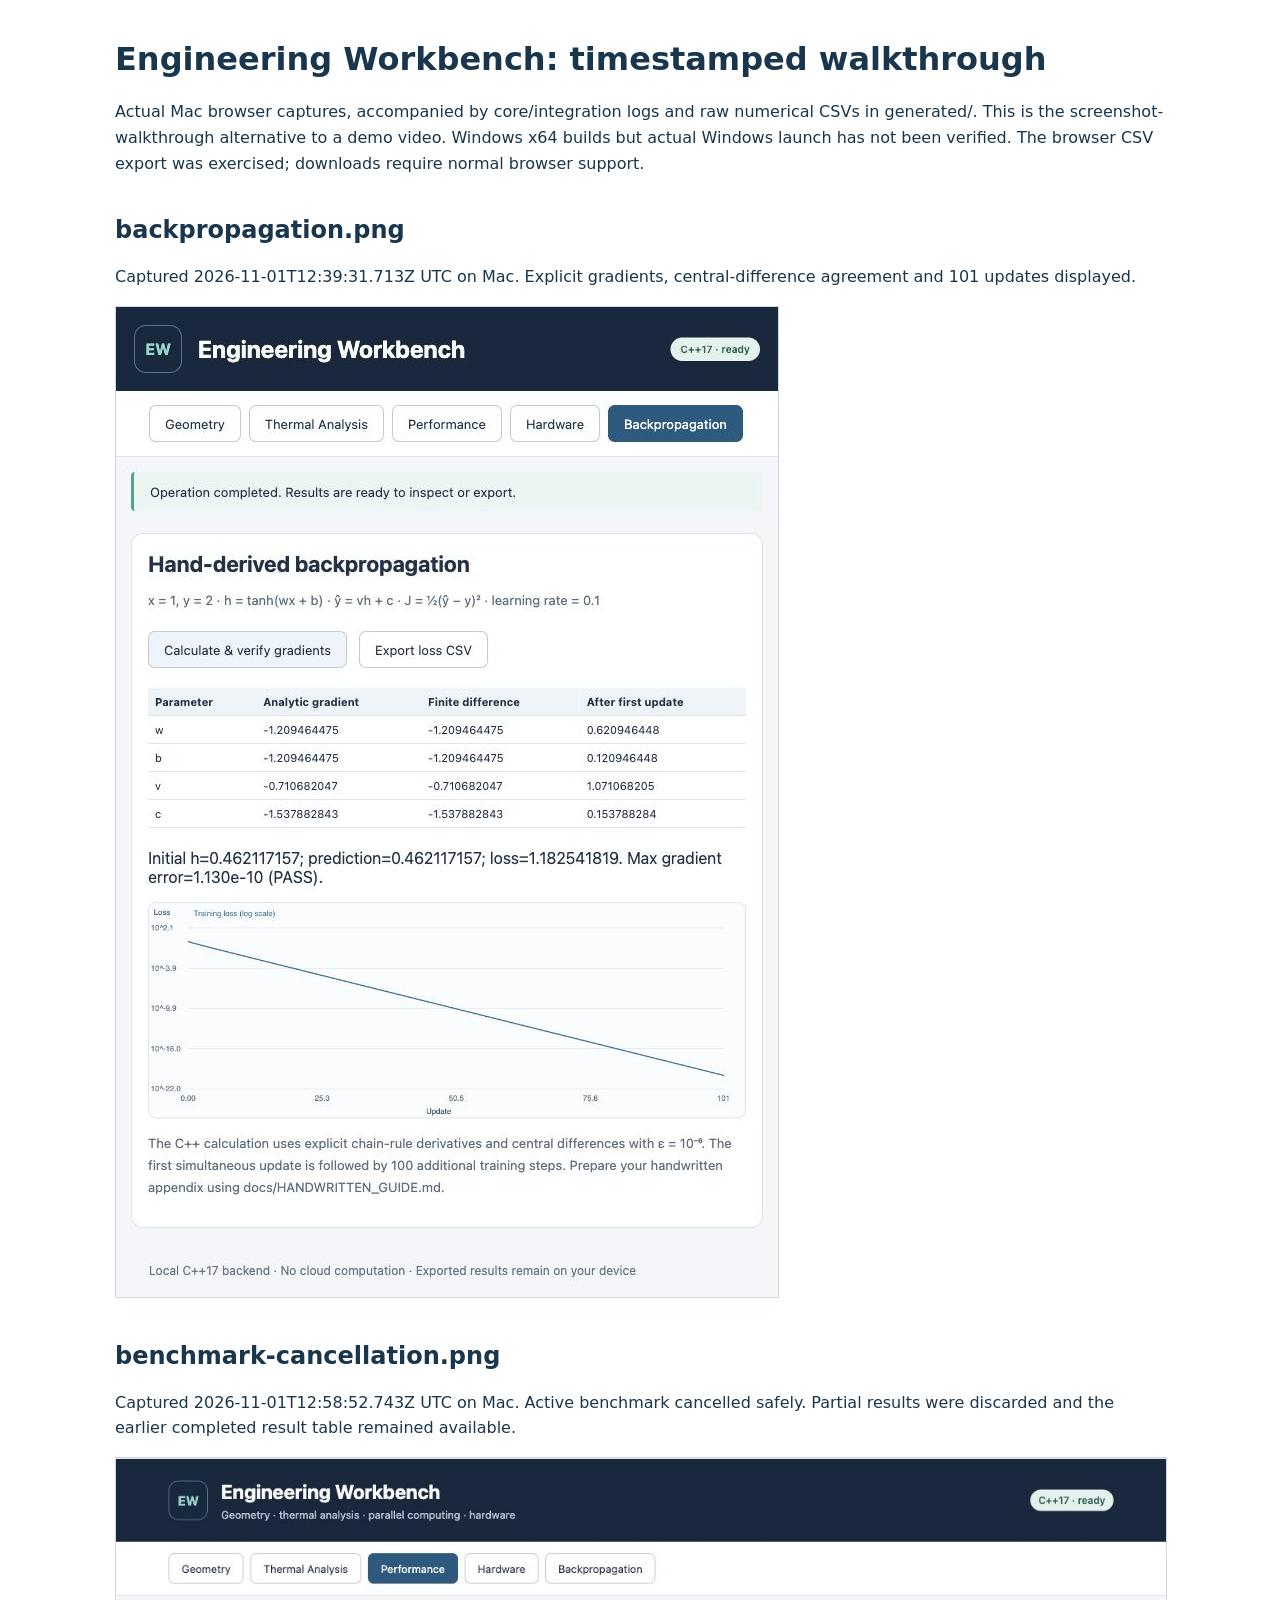
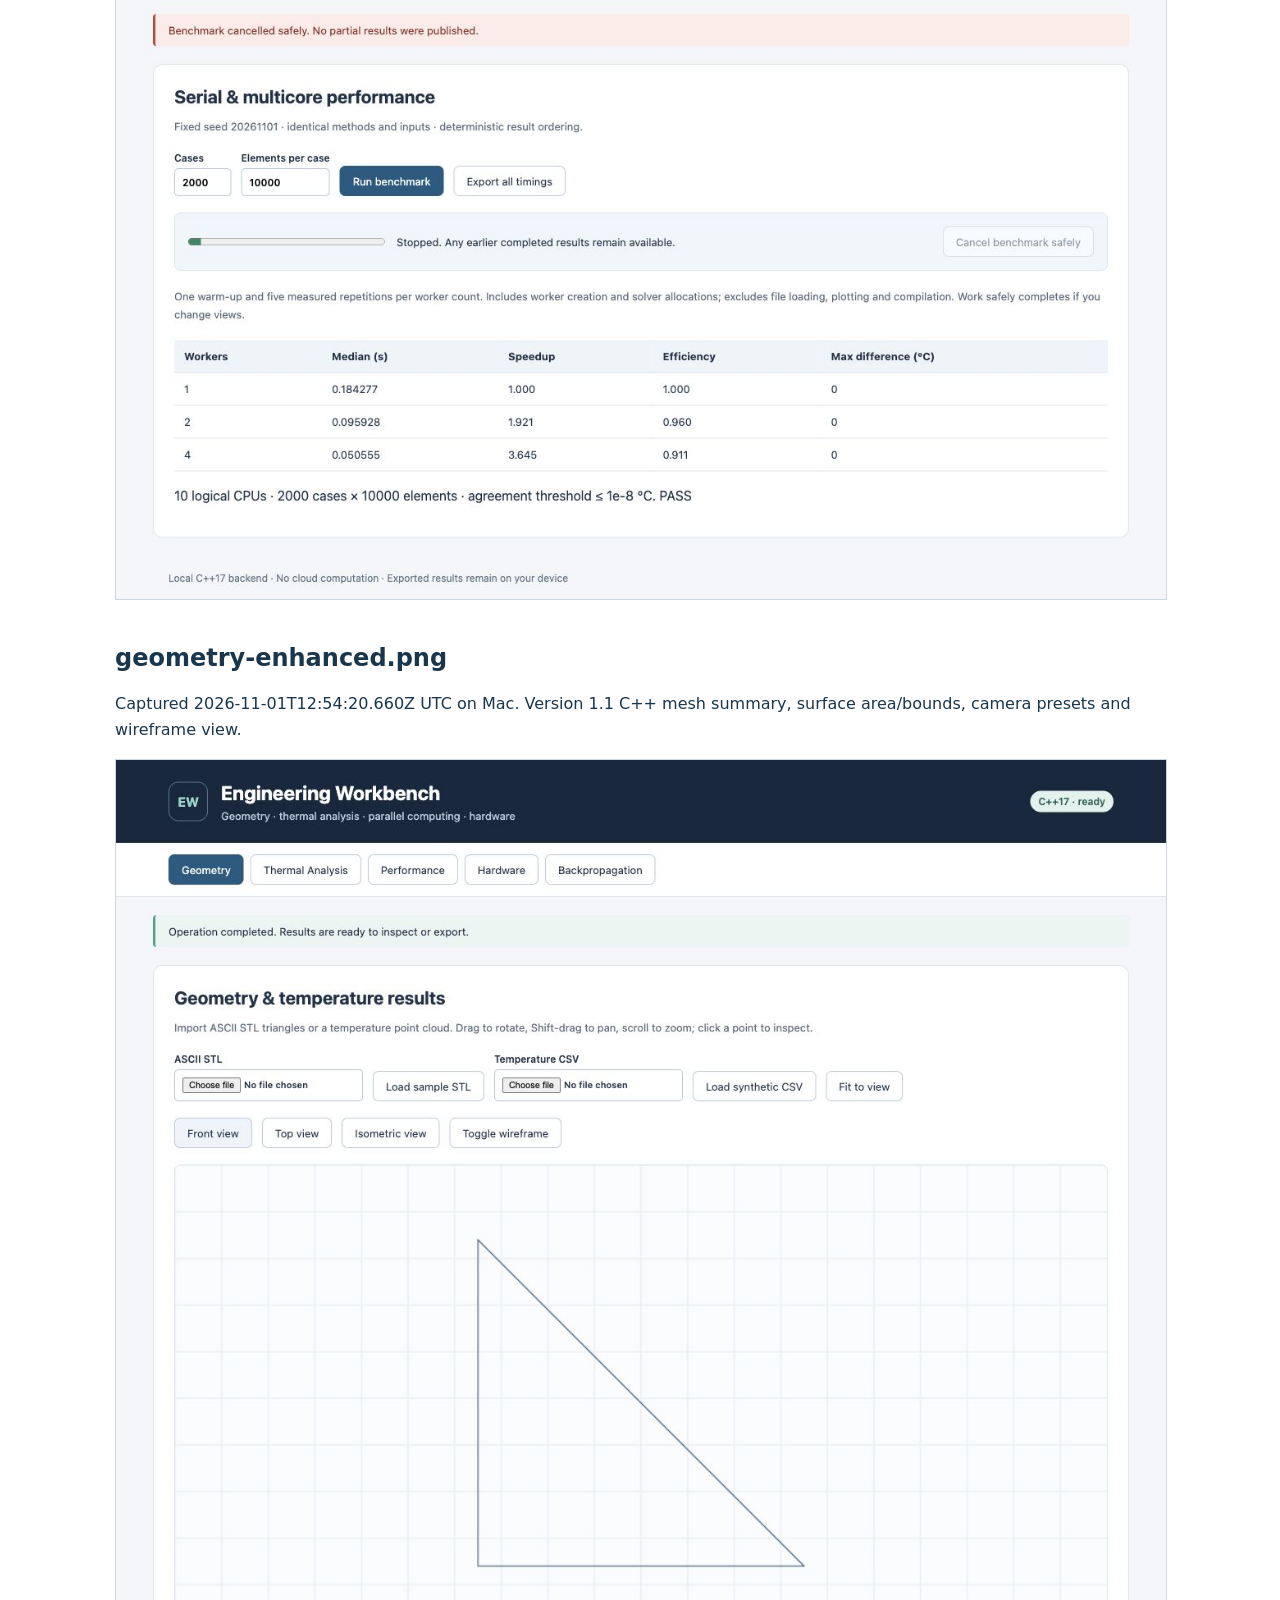
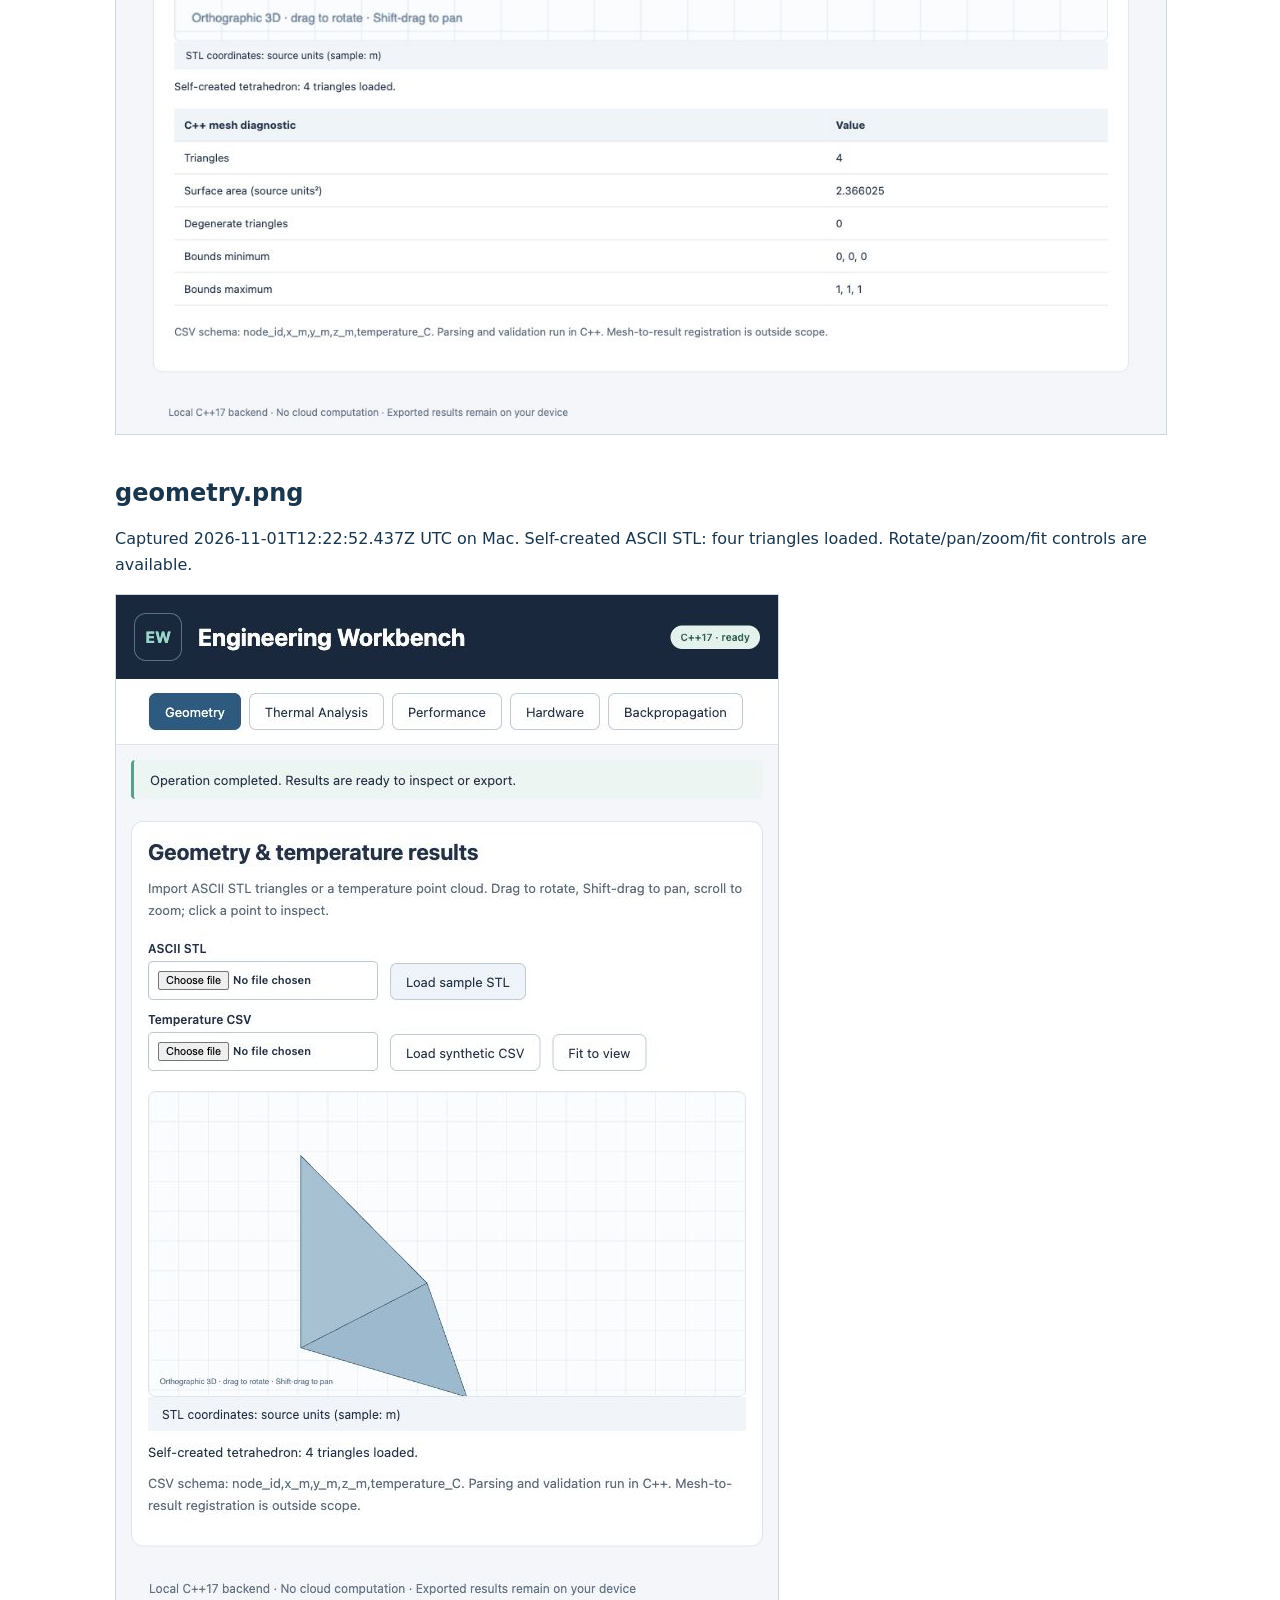
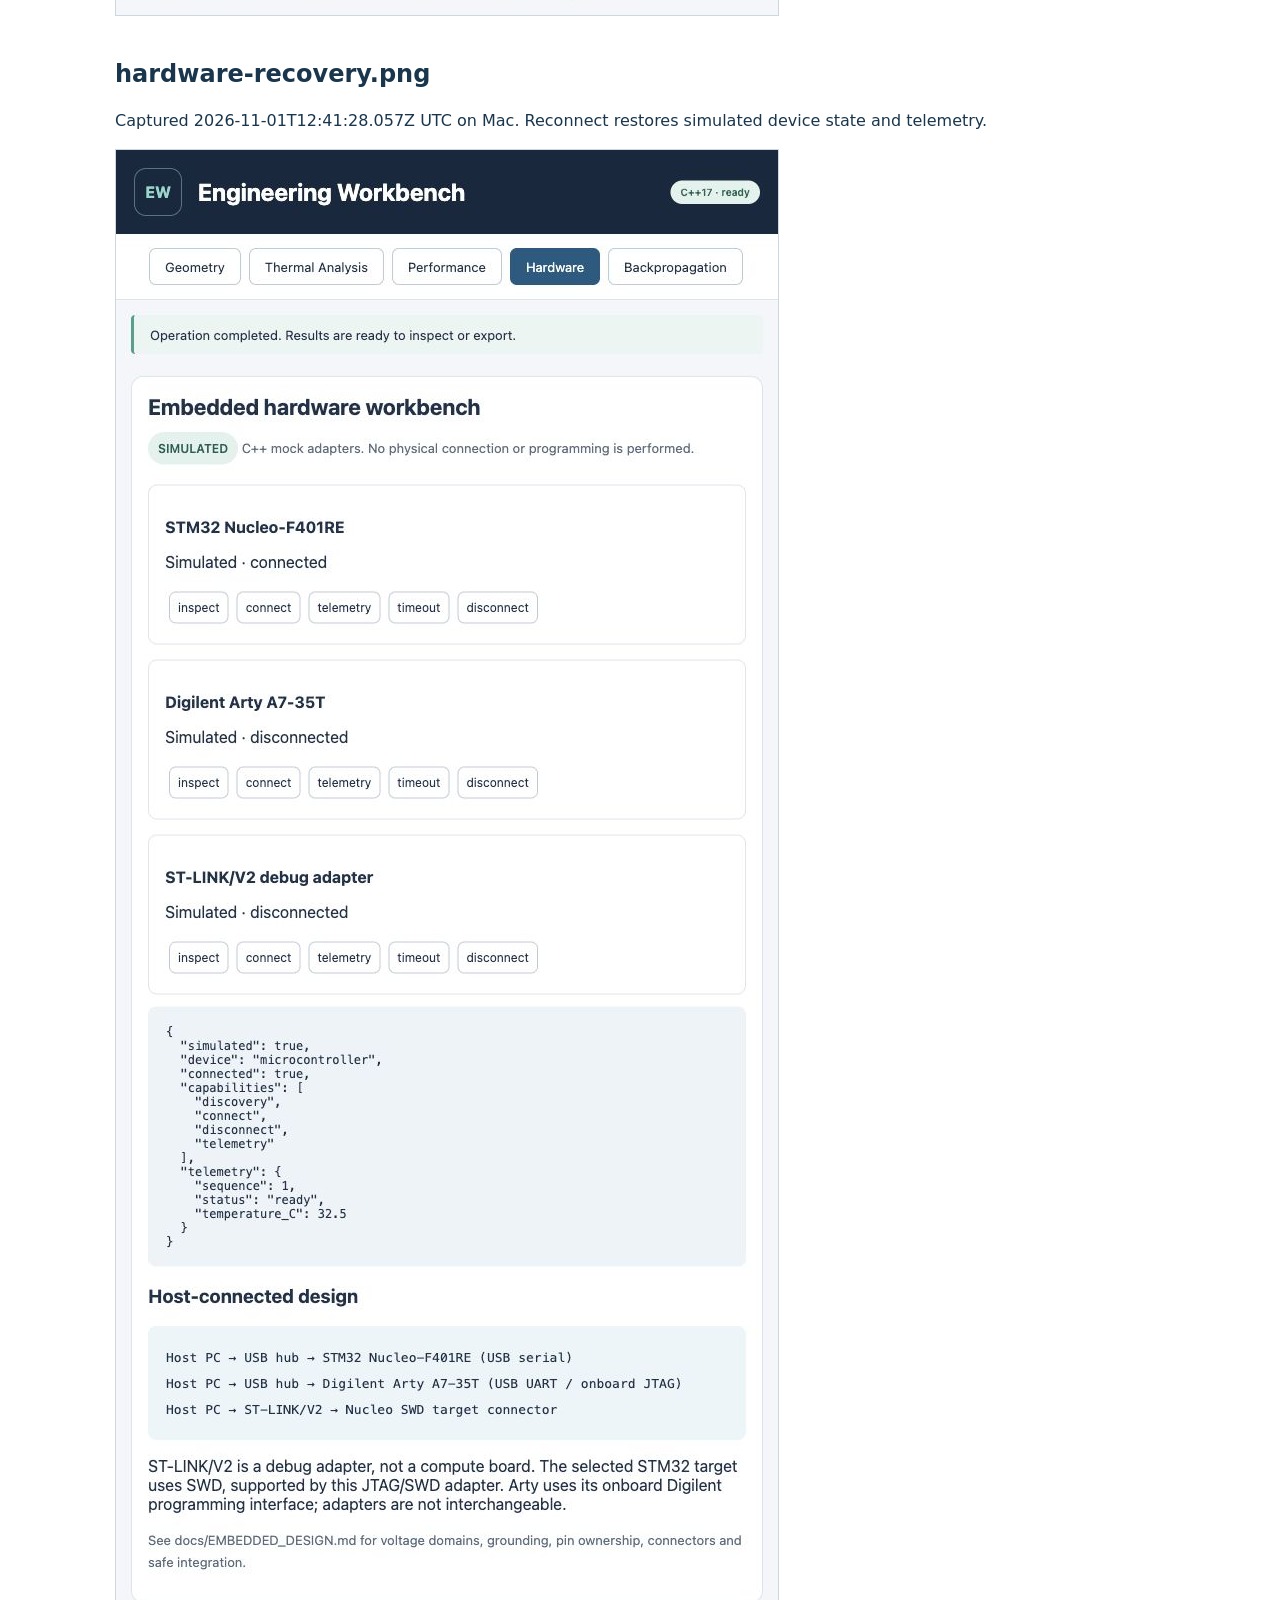
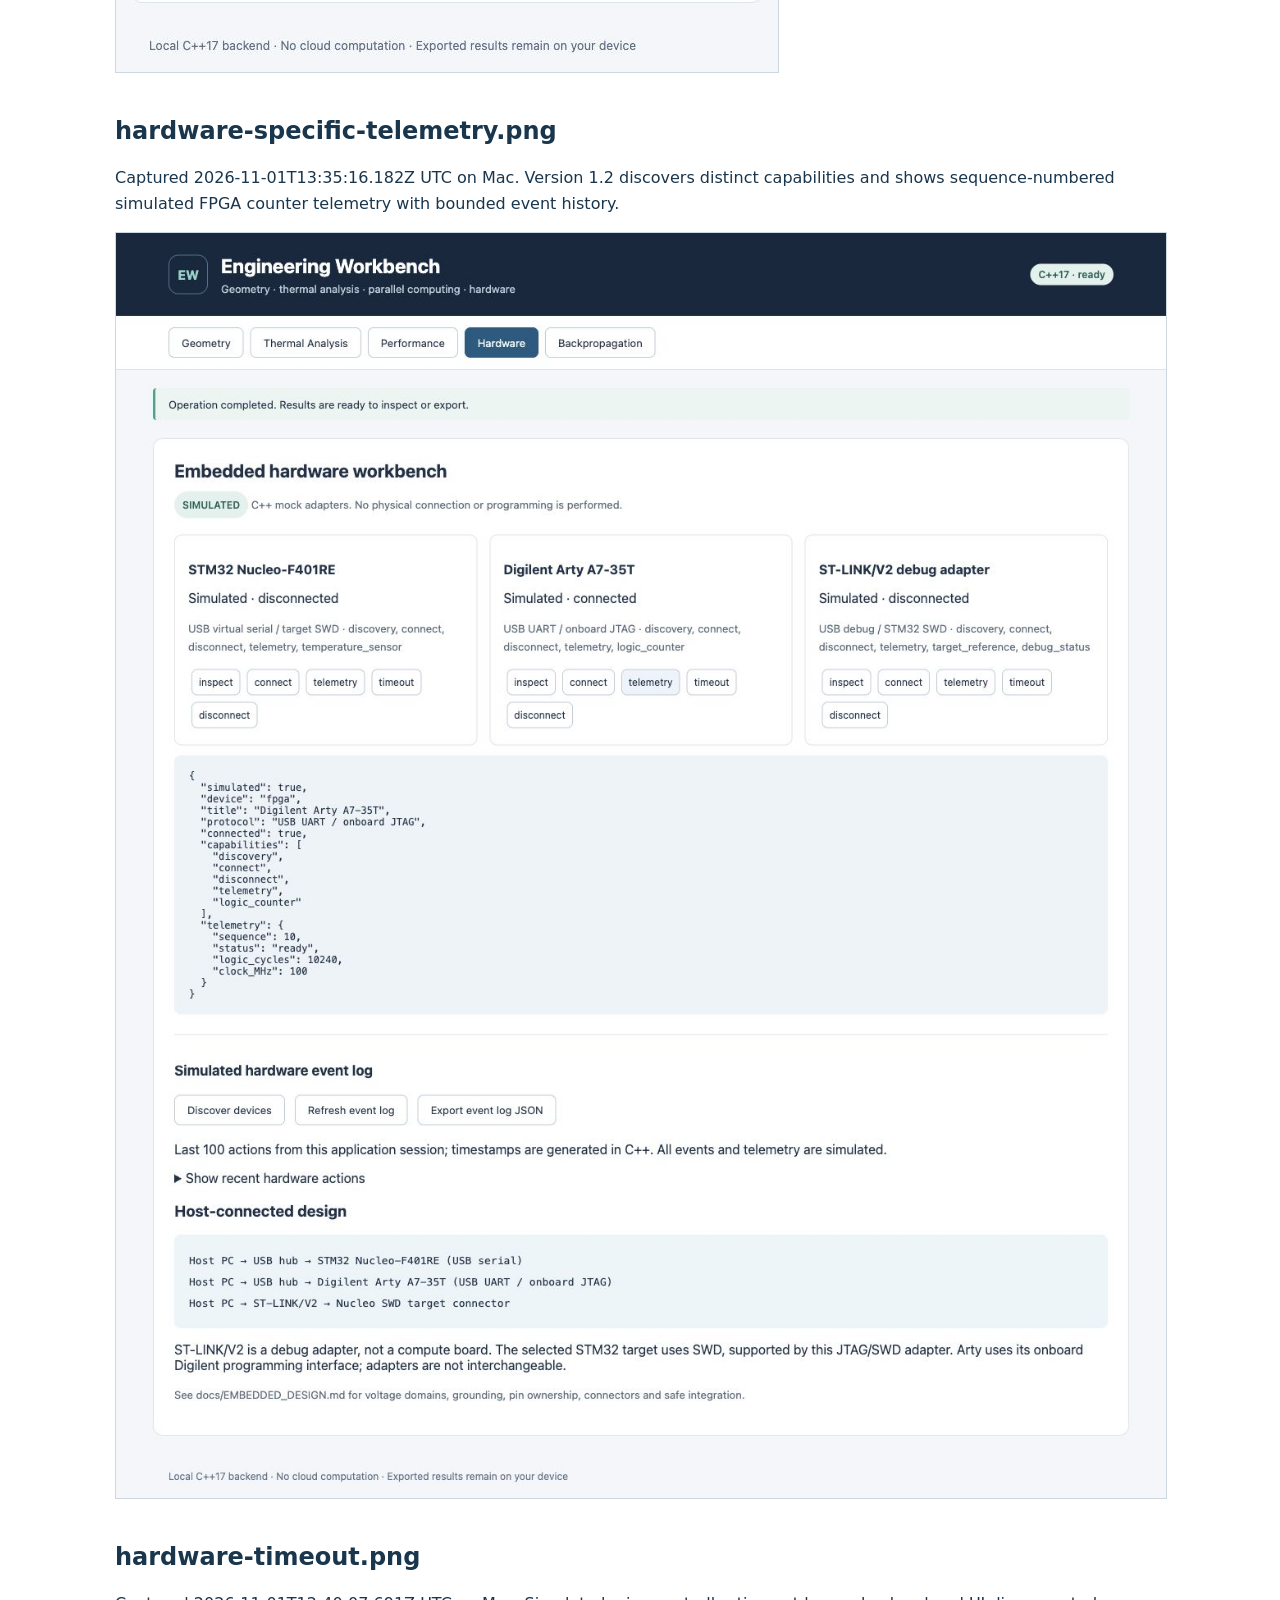
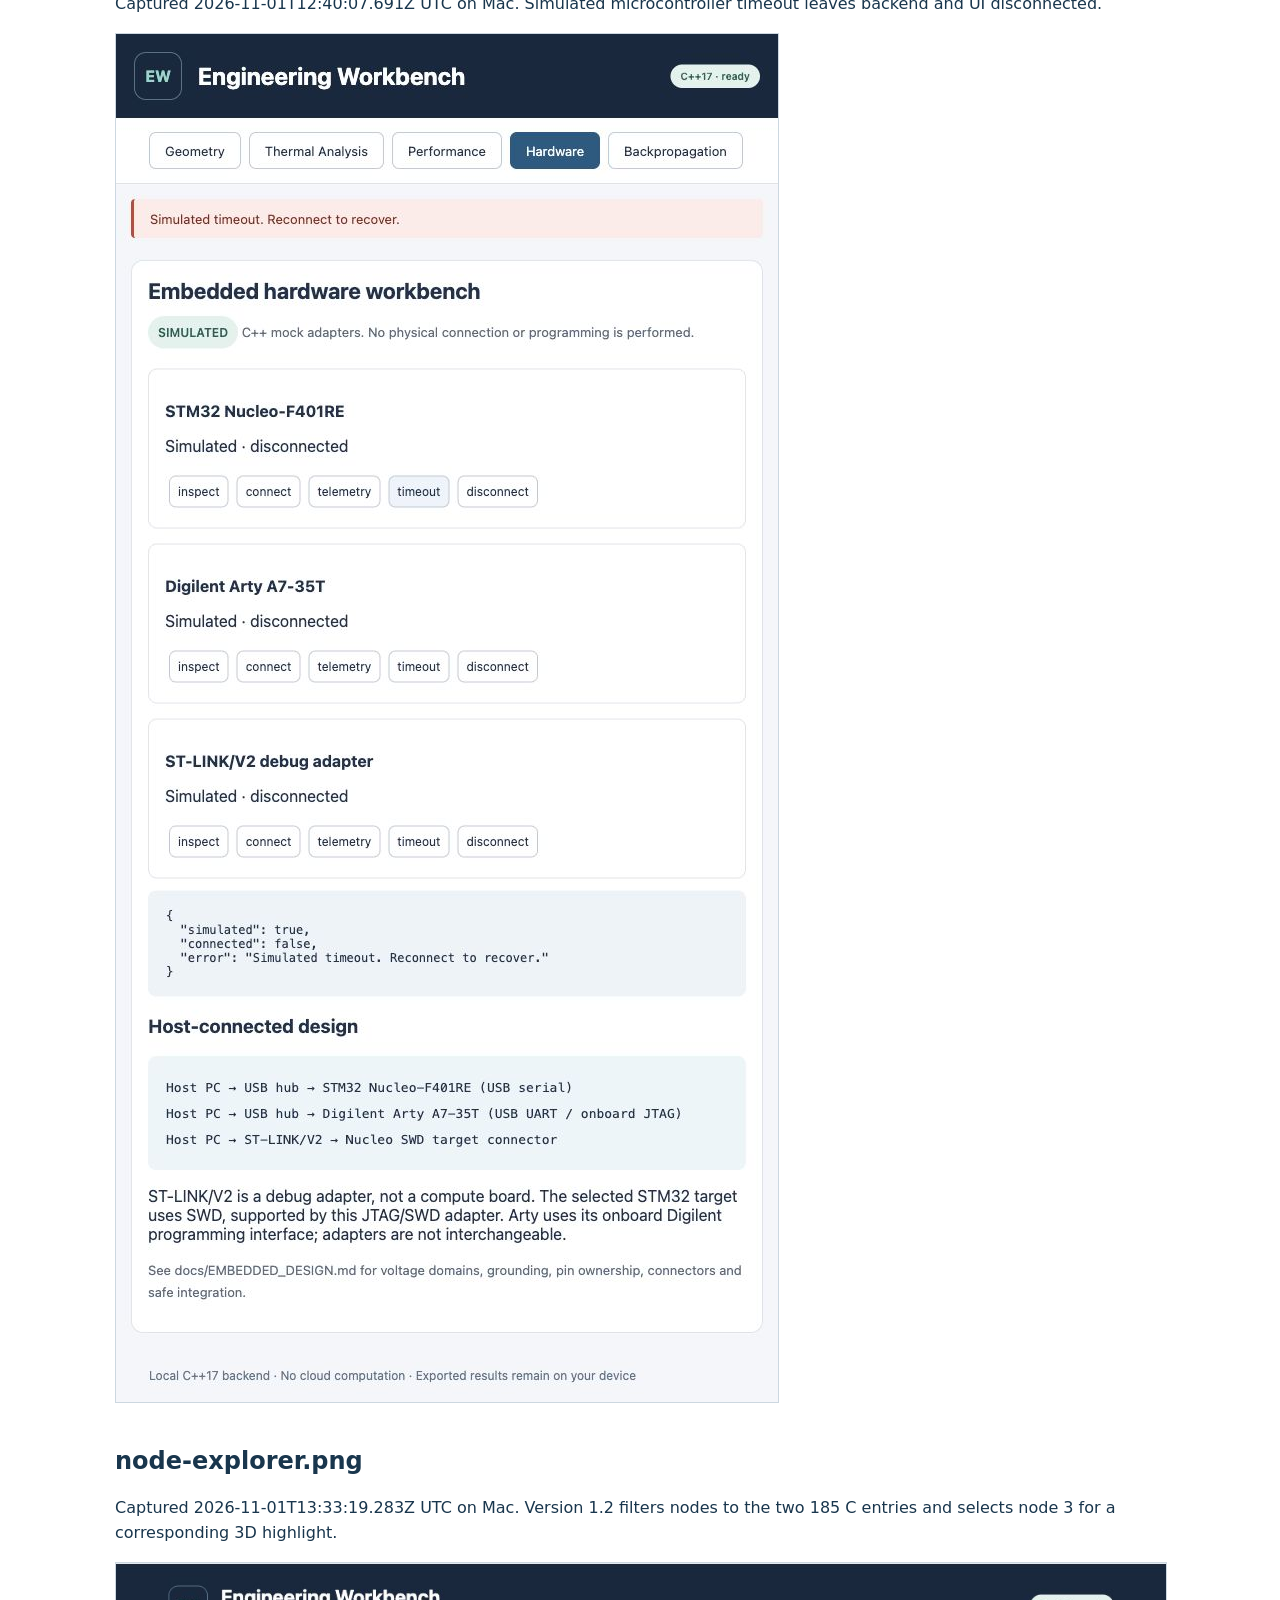
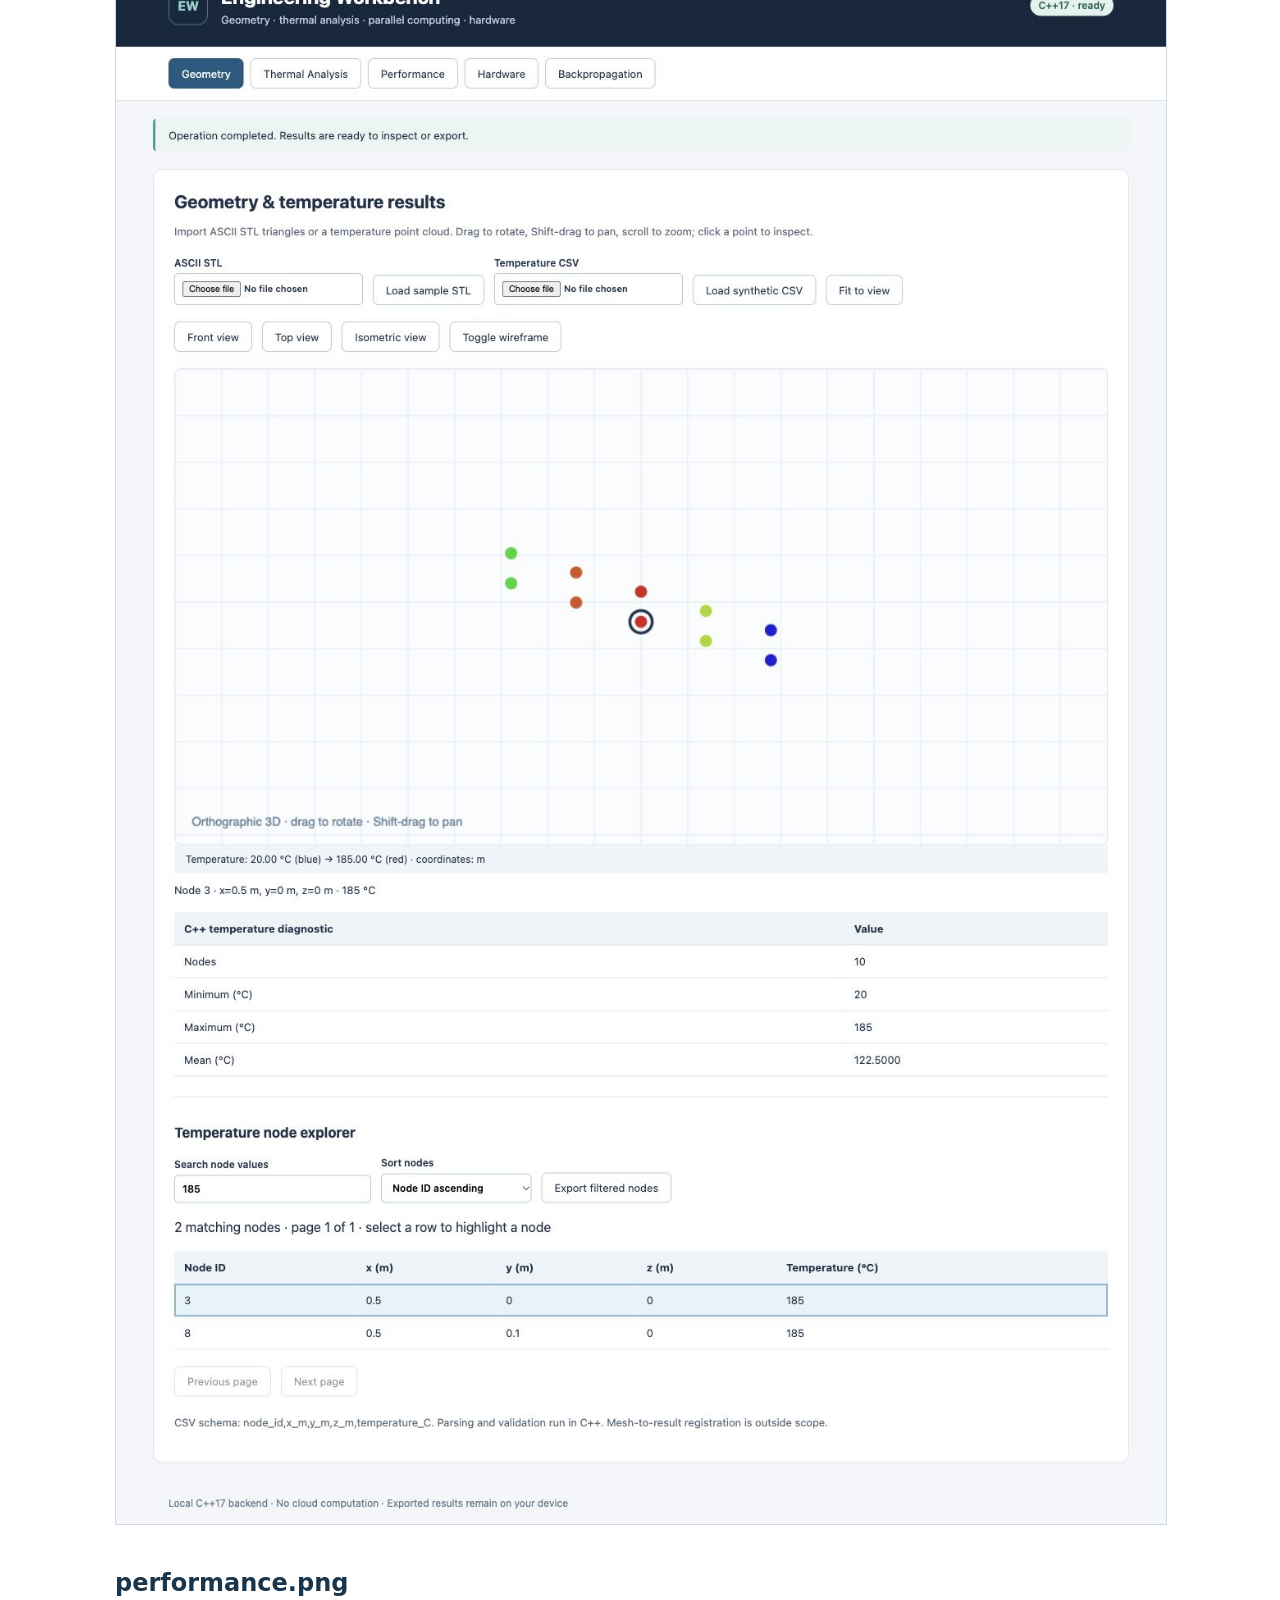
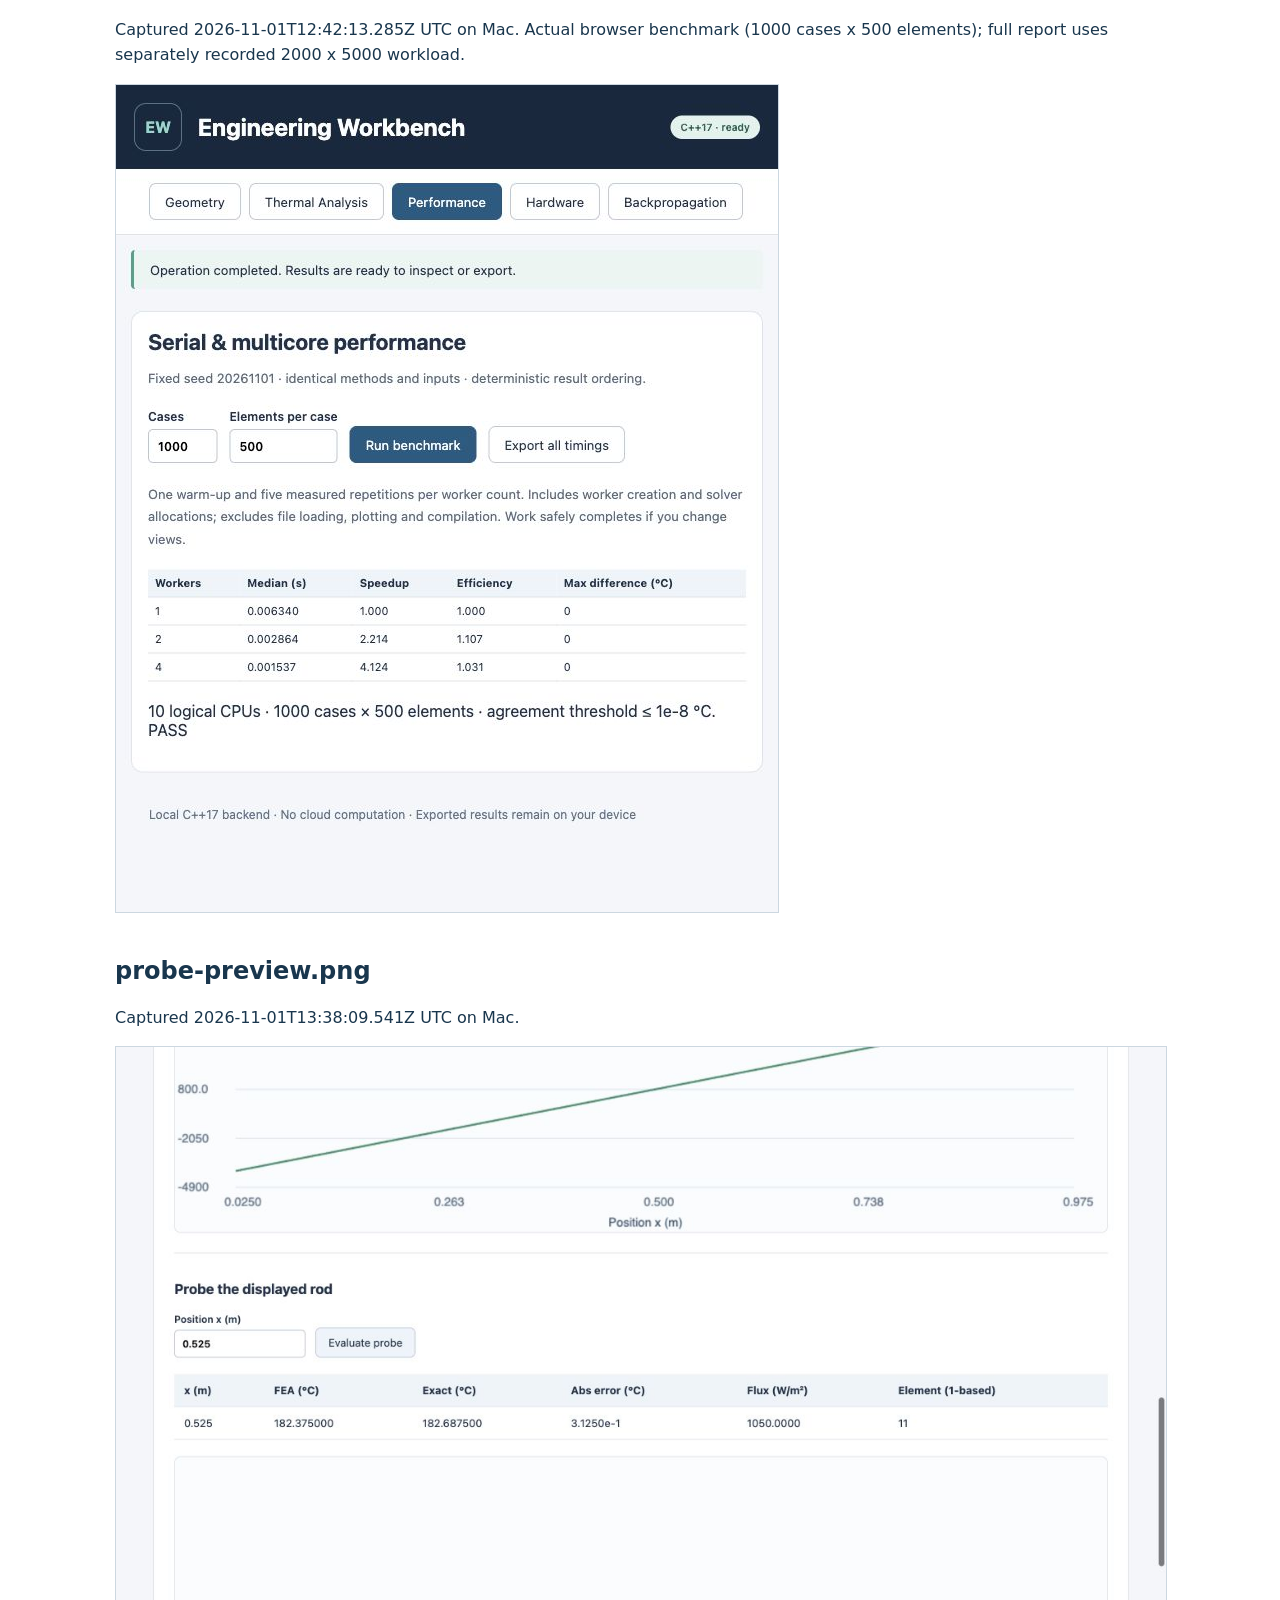
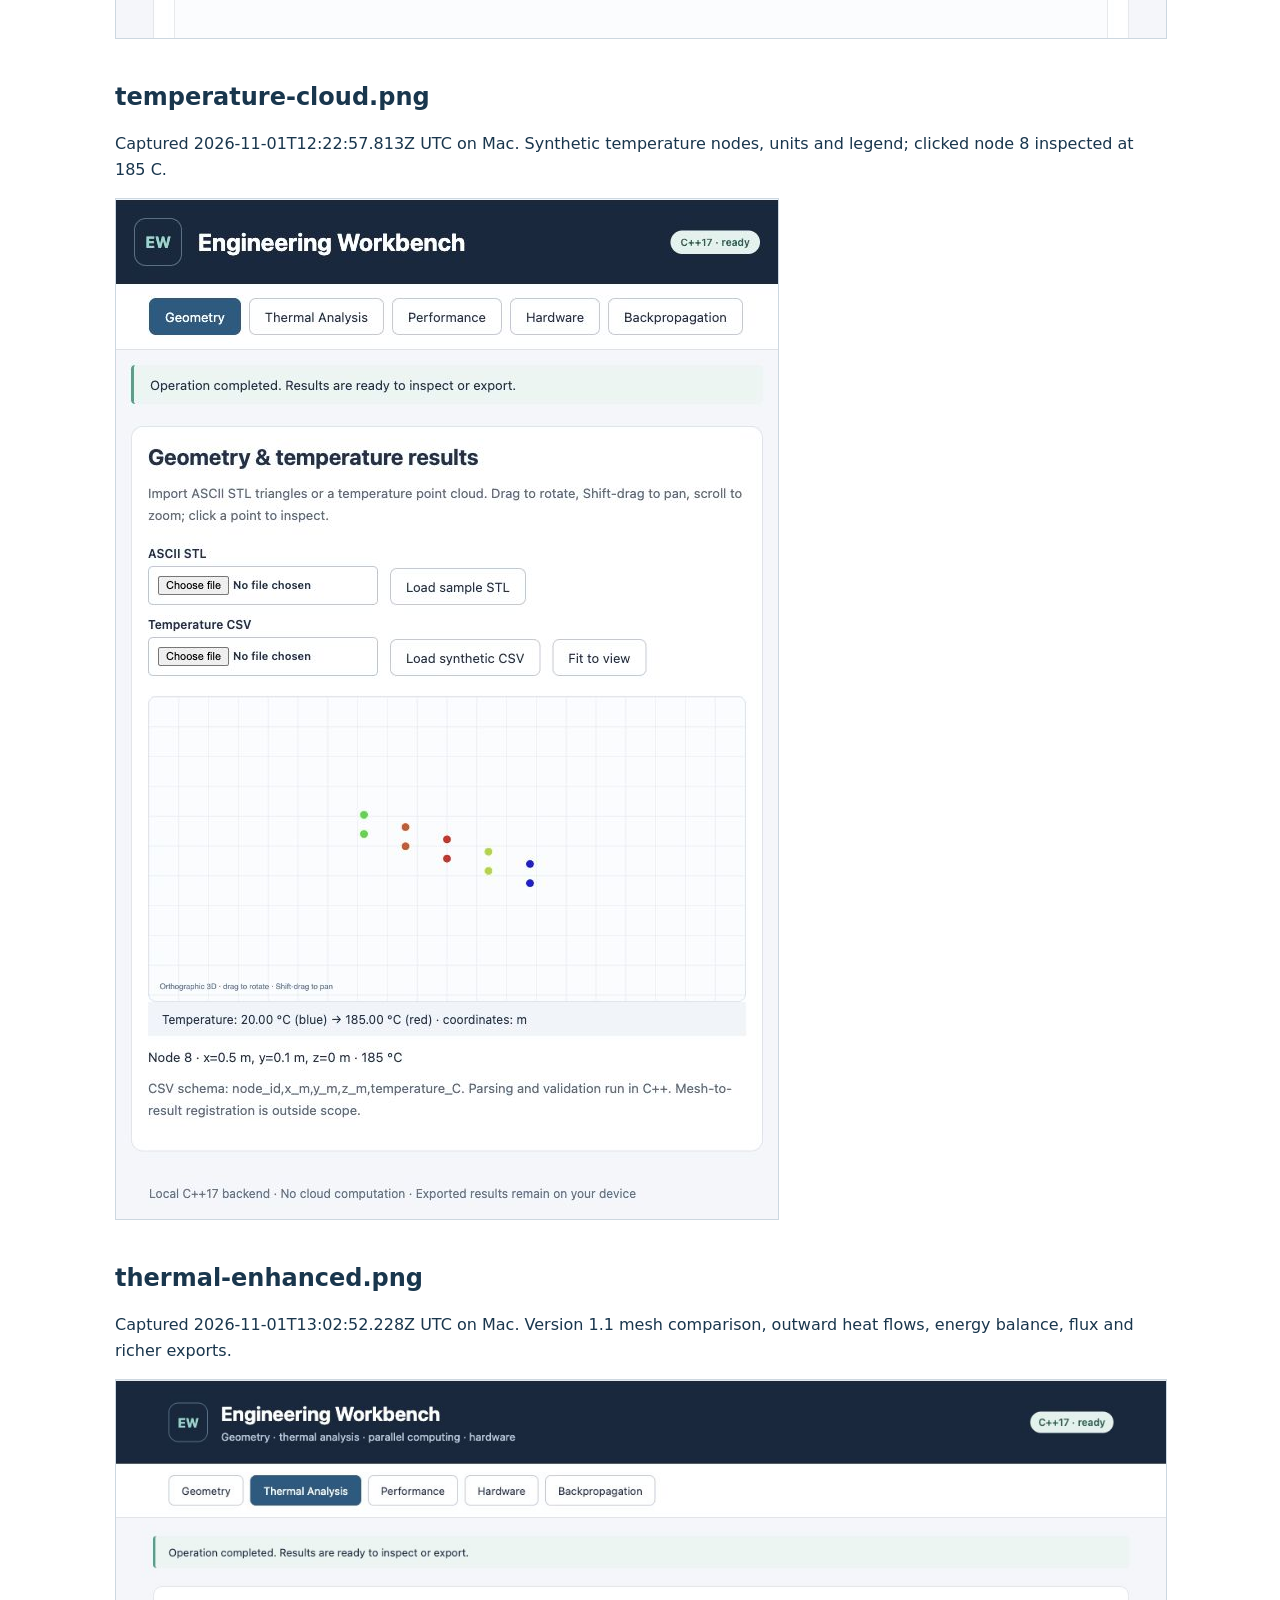
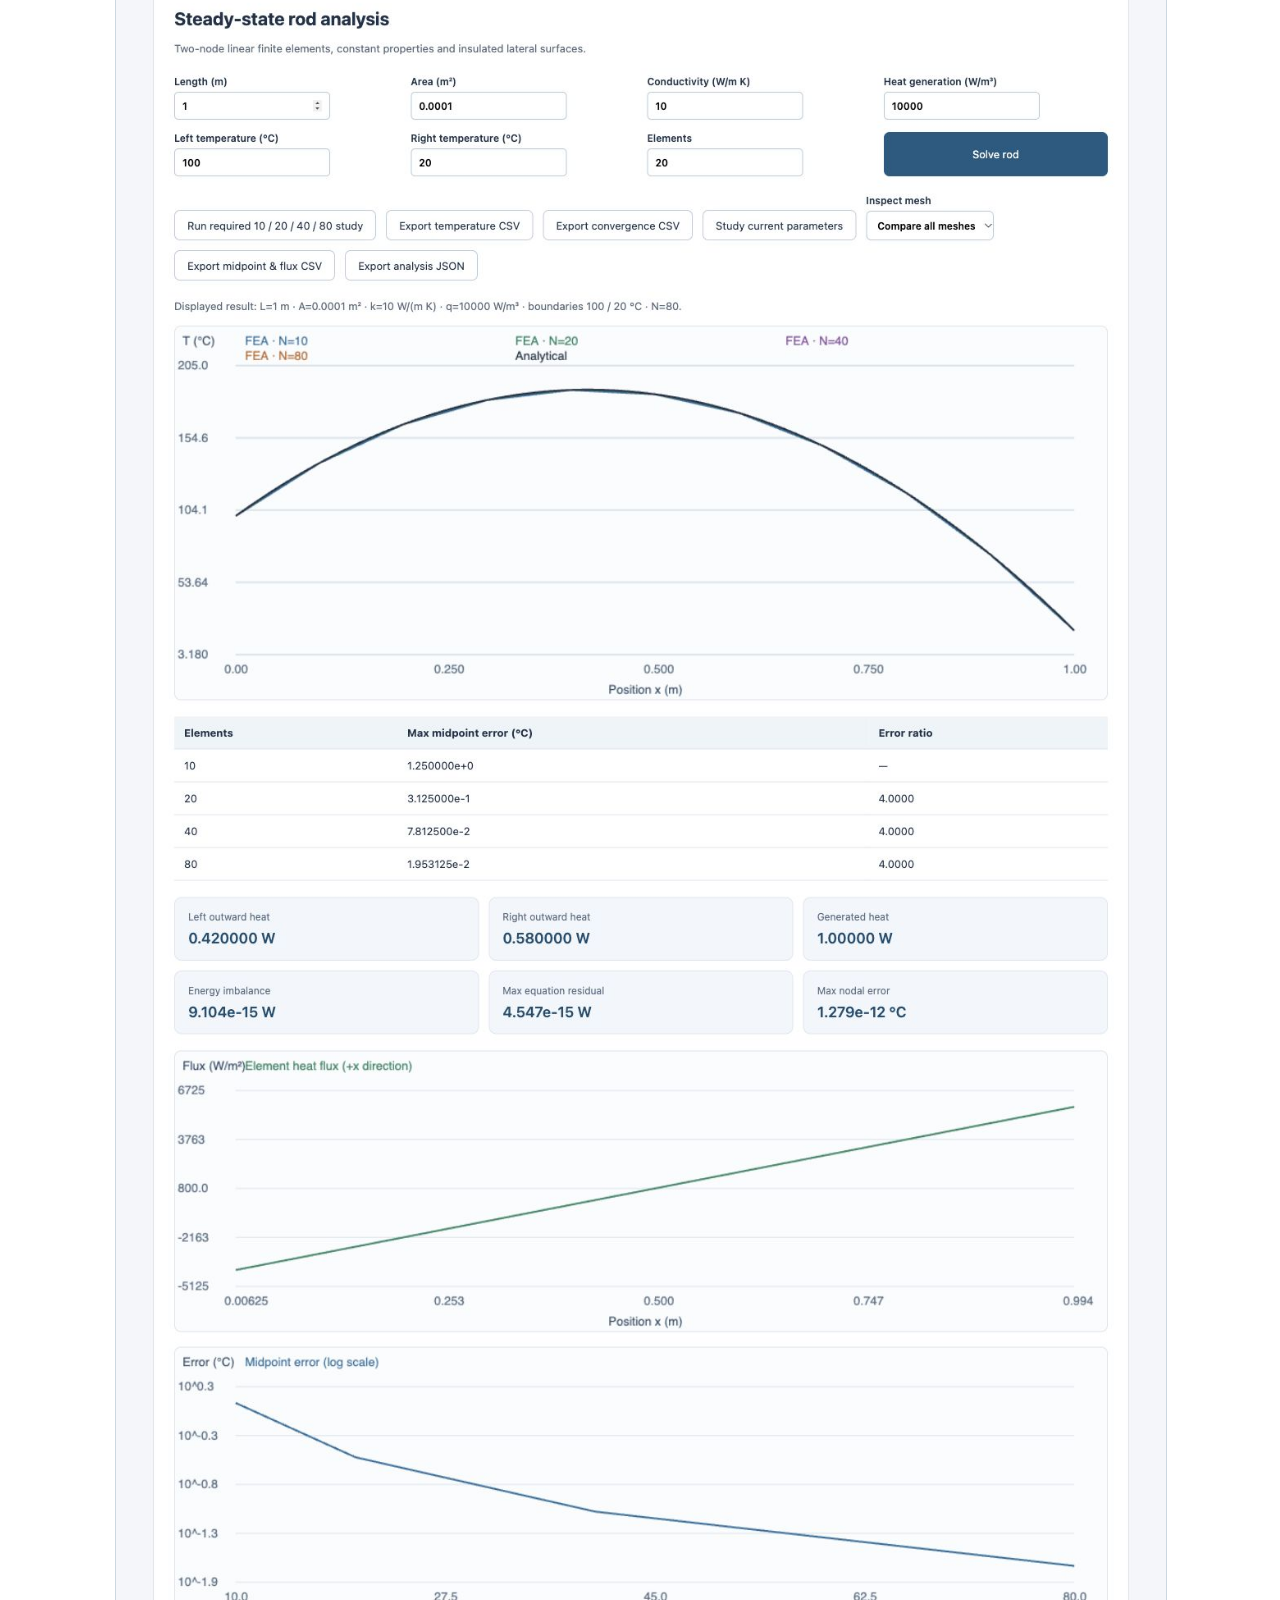
<file: results/WALKTHROUGH.html>
<!doctype html><html lang="en"><meta charset="utf-8"><title>Workbench demonstration evidence</title><style>body{font:16px system-ui;max-width:1050px;margin:40px auto;color:#19364d}img{max-width:100%;border:1px solid #ccd7e0}section{margin:40px 0}p{line-height:1.6}</style><h1>Engineering Workbench: timestamped walkthrough</h1><p>Actual Mac browser captures, accompanied by core/integration logs and raw numerical CSVs in generated/. This is the screenshot-walkthrough alternative to a demo video. Windows x64 builds but actual Windows launch has not been verified. The browser CSV export was exercised; downloads require normal browser support.</p><section><h2>backpropagation.png</h2><p>Captured 2026-11-01T12:39:31.713Z UTC on Mac. Explicit gradients, central-difference agreement and 101 updates displayed.</p><img src="screenshots/backpropagation.png" alt="backpropagation.png"></section>
<section><h2>benchmark-cancellation.png</h2><p>Captured 2026-11-01T12:58:52.743Z UTC on Mac. Active benchmark cancelled safely. Partial results were discarded and the earlier completed result table remained available.</p><img src="screenshots/benchmark-cancellation.png" alt="benchmark-cancellation.png"></section>
<section><h2>geometry-enhanced.png</h2><p>Captured 2026-11-01T12:54:20.660Z UTC on Mac. Version 1.1 C++ mesh summary, surface area/bounds, camera presets and wireframe view.</p><img src="screenshots/geometry-enhanced.png" alt="geometry-enhanced.png"></section>
<section><h2>geometry.png</h2><p>Captured 2026-11-01T12:22:52.437Z UTC on Mac. Self-created ASCII STL: four triangles loaded. Rotate/pan/zoom/fit controls are available.</p><img src="screenshots/geometry.png" alt="geometry.png"></section>
<section><h2>hardware-recovery.png</h2><p>Captured 2026-11-01T12:41:28.057Z UTC on Mac. Reconnect restores simulated device state and telemetry.</p><img src="screenshots/hardware-recovery.png" alt="hardware-recovery.png"></section>
<section><h2>hardware-specific-telemetry.png</h2><p>Captured 2026-11-01T13:35:16.182Z UTC on Mac. Version 1.2 discovers distinct capabilities and shows sequence-numbered simulated FPGA counter telemetry with bounded event history.</p><img src="screenshots/hardware-specific-telemetry.png" alt="hardware-specific-telemetry.png"></section>
<section><h2>hardware-timeout.png</h2><p>Captured 2026-11-01T12:40:07.691Z UTC on Mac. Simulated microcontroller timeout leaves backend and UI disconnected.</p><img src="screenshots/hardware-timeout.png" alt="hardware-timeout.png"></section>
<section><h2>node-explorer.png</h2><p>Captured 2026-11-01T13:33:19.283Z UTC on Mac. Version 1.2 filters nodes to the two 185 C entries and selects node 3 for a corresponding 3D highlight.</p><img src="screenshots/node-explorer.png" alt="node-explorer.png"></section>
<section><h2>performance.png</h2><p>Captured 2026-11-01T12:42:13.285Z UTC on Mac. Actual browser benchmark (1000 cases x 500 elements); full report uses separately recorded 2000 x 5000 workload.</p><img src="screenshots/performance.png" alt="performance.png"></section>
<section><h2>probe-preview.png</h2><p>Captured 2026-11-01T13:38:09.541Z UTC on Mac. </p><img src="screenshots/probe-preview.png" alt="probe-preview.png"></section>
<section><h2>temperature-cloud.png</h2><p>Captured 2026-11-01T12:22:57.813Z UTC on Mac. Synthetic temperature nodes, units and legend; clicked node 8 inspected at 185 C.</p><img src="screenshots/temperature-cloud.png" alt="temperature-cloud.png"></section>
<section><h2>thermal-enhanced.png</h2><p>Captured 2026-11-01T13:02:52.228Z UTC on Mac. Version 1.1 mesh comparison, outward heat flows, energy balance, flux and richer exports.</p><img src="screenshots/thermal-enhanced.png" alt="thermal-enhanced.png"></section>
<section><h2>thermal-probe.png</h2><p>Captured 2026-11-01T13:35:04.940Z UTC on Mac. Version 1.2 C++ probe at x=0.525 m in a 20-element rod: FEA 182.375 C, exact 182.6875 C, error 0.3125 C, heat flux 1050 W/m2.</p><img src="screenshots/thermal-probe.png" alt="thermal-probe.png"></section>
<section><h2>thermal.png</h2><p>Captured 2026-11-01T12:43:29.904Z UTC on Mac. Required four-mesh thermal study and analytical comparison; factor-four error reduction.</p><img src="screenshots/thermal.png" alt="thermal.png"></section>
<section><h2>verification-dashboard.png</h2><p>Captured 2026-11-01T14:40:14.517Z UTC on Mac. Version 1.3 reruns ten C++ numerical checks with measured errors/tolerances and exposes the rubric evidence map and pending acceptance gates.</p><img src="screenshots/verification-dashboard.png" alt="verification-dashboard.png"></section></html>
</file>
